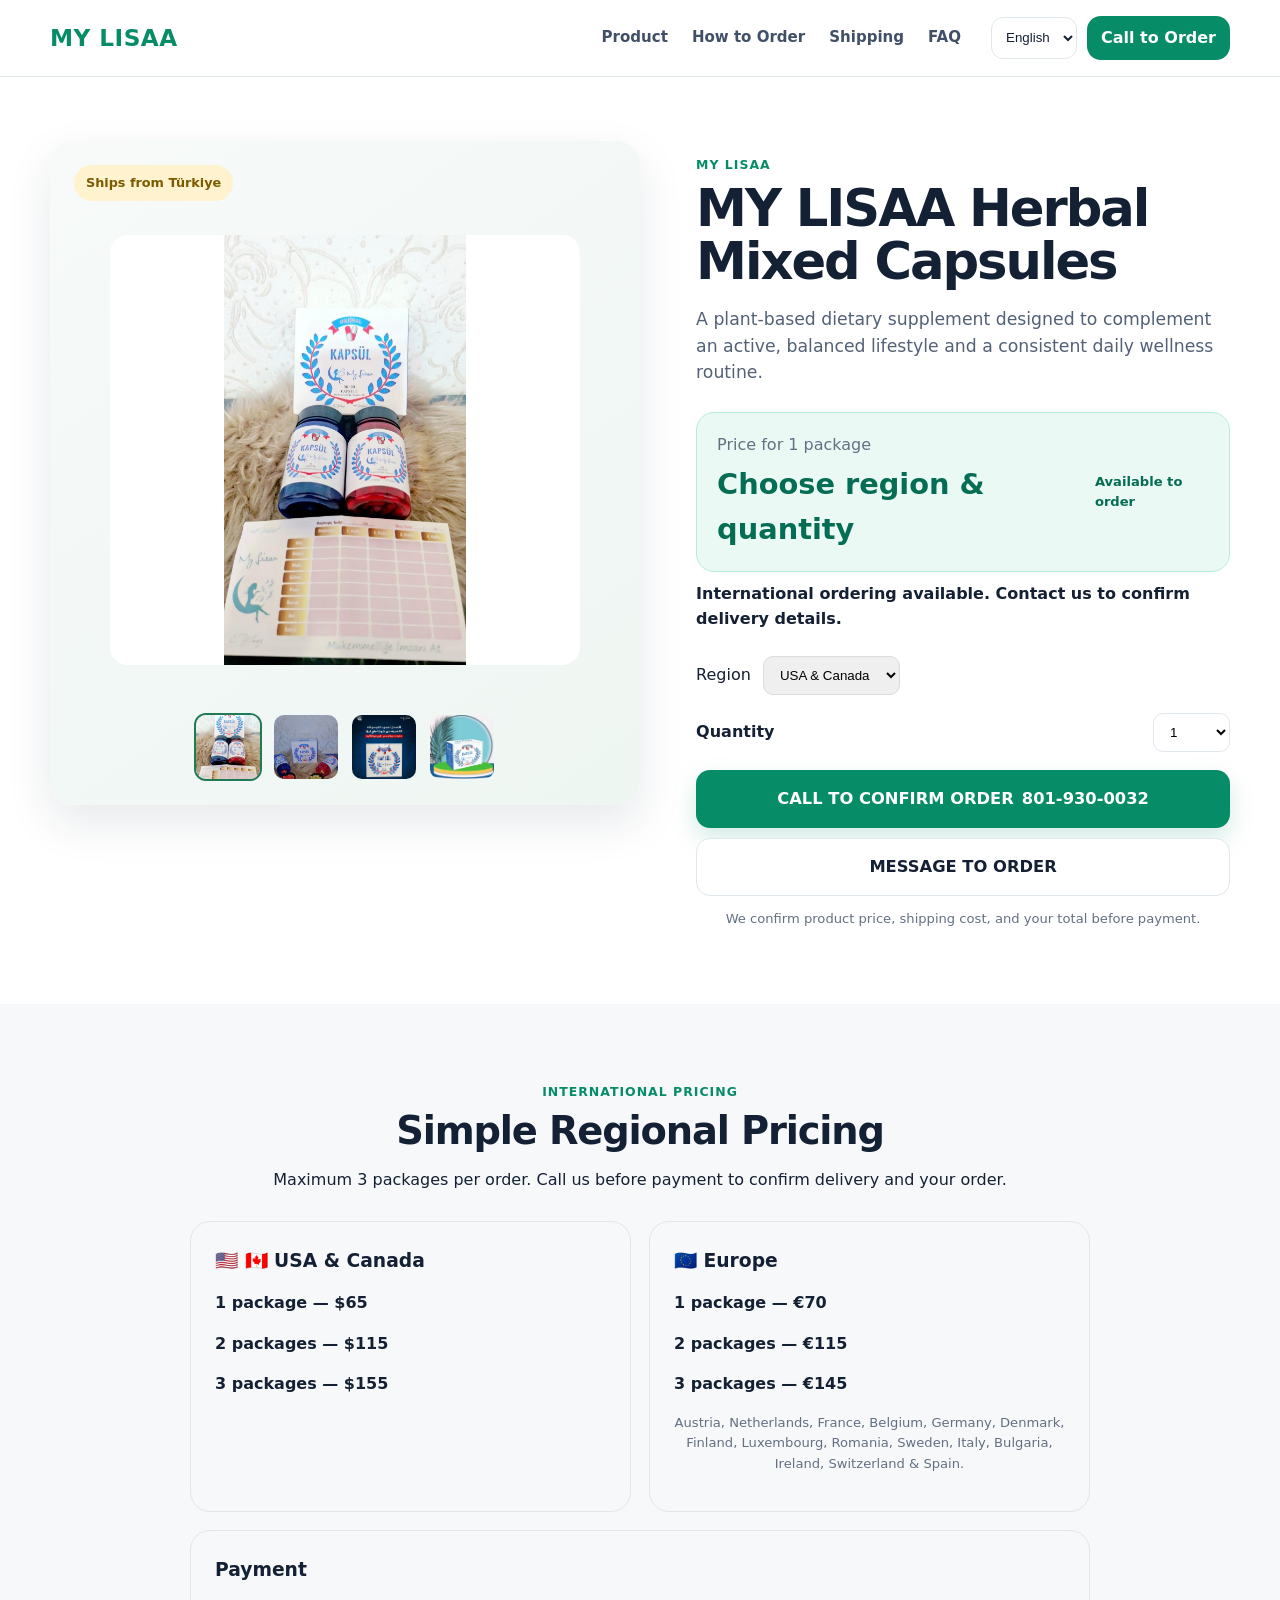
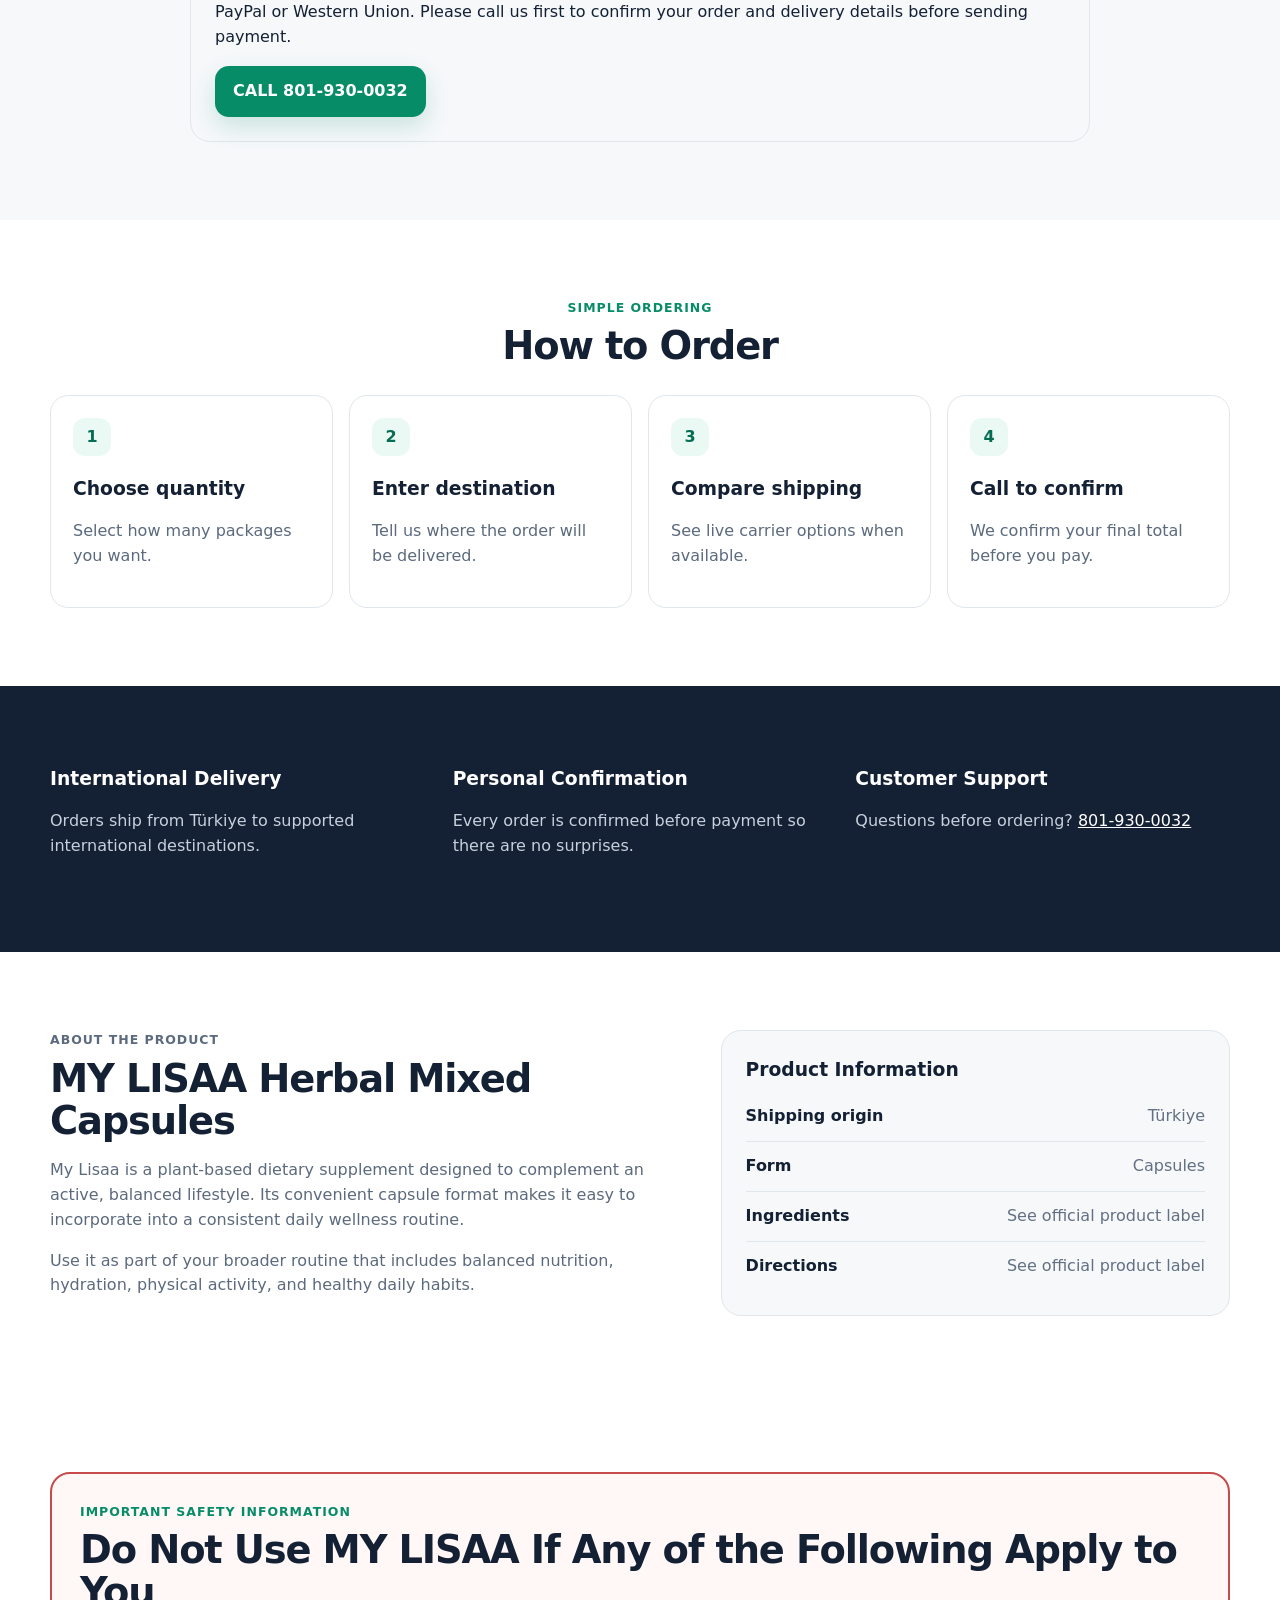
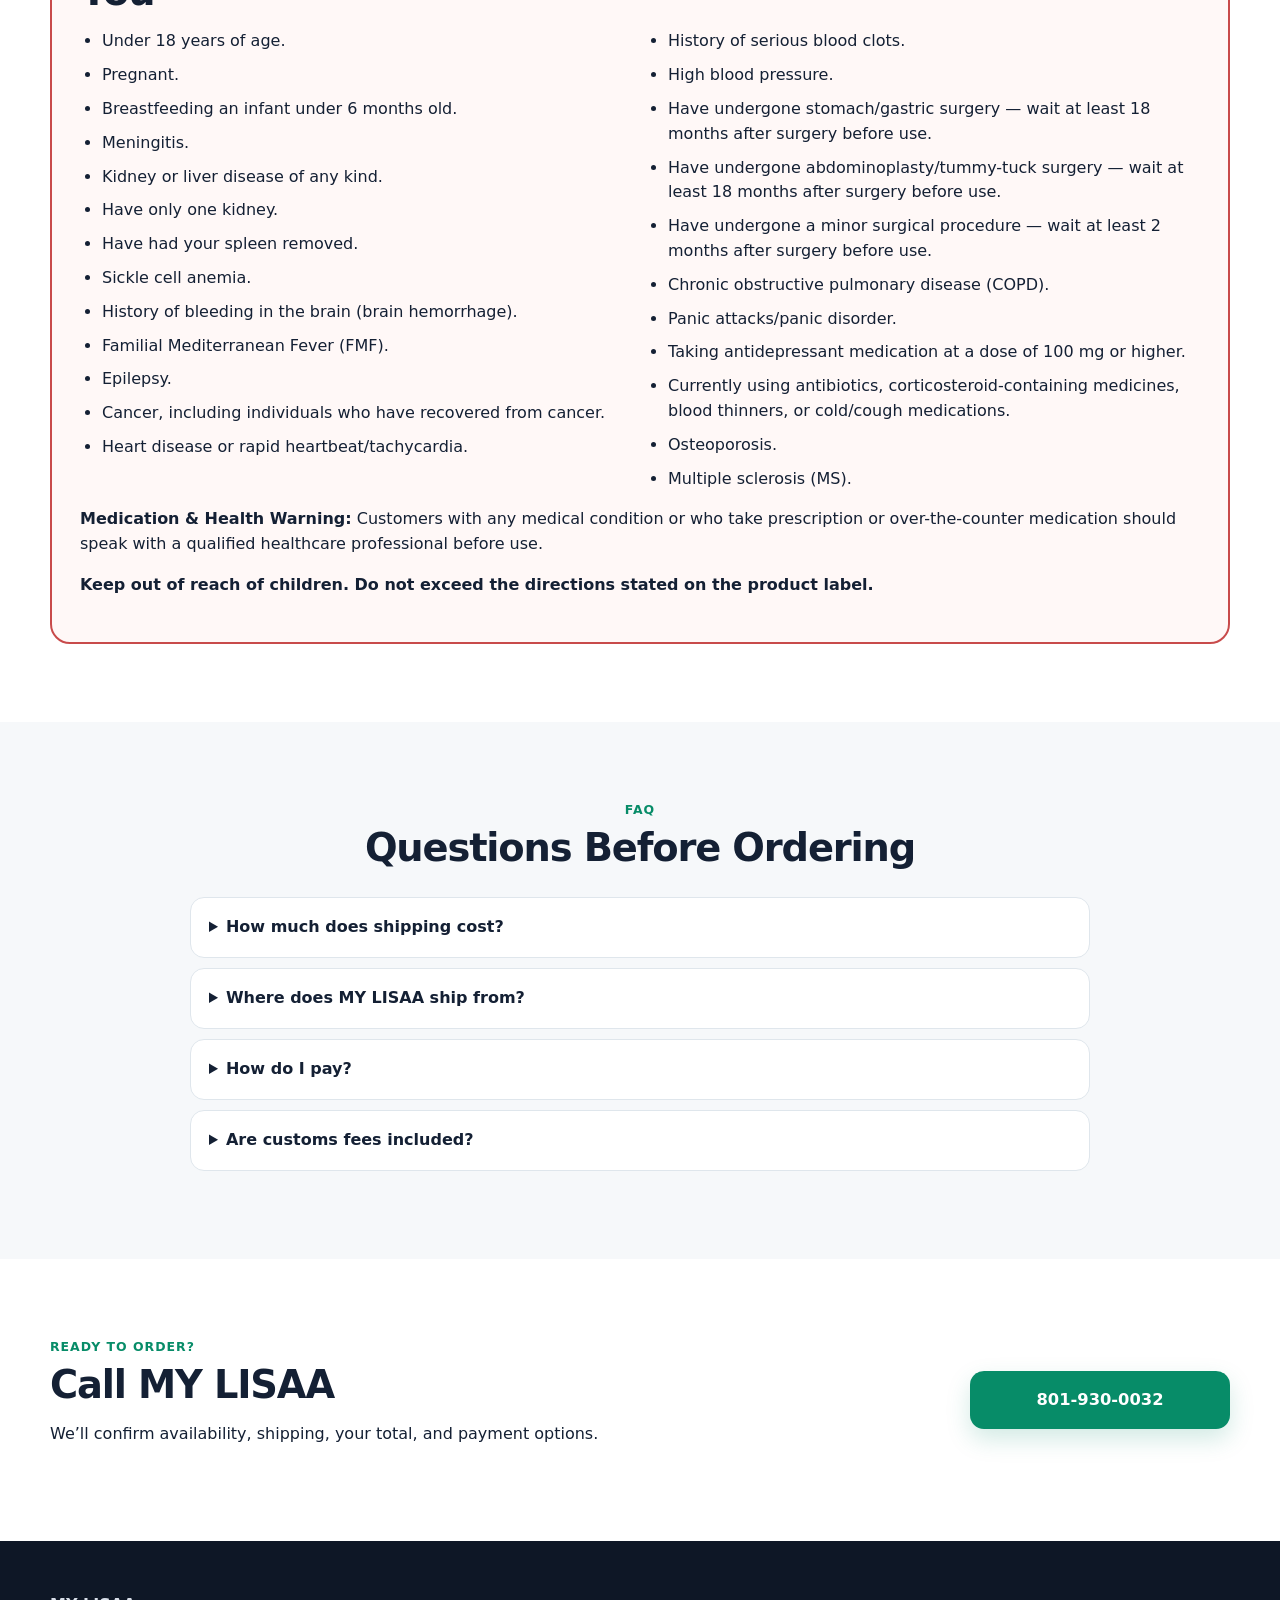
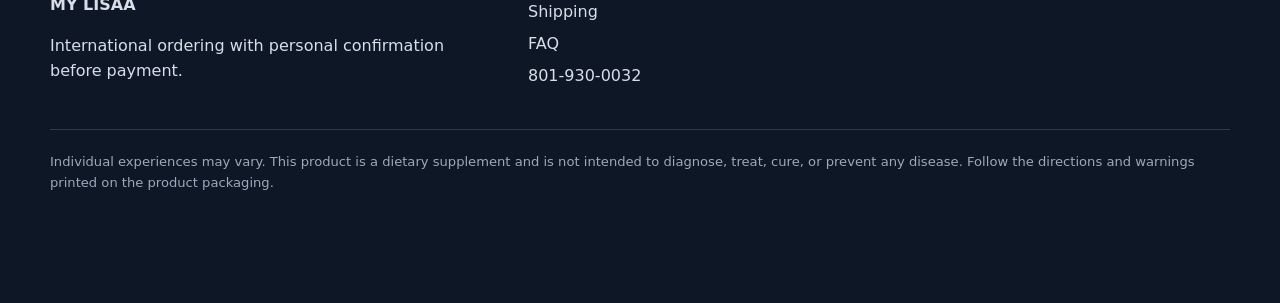
<file: index.html>
<!doctype html>
<html lang="en" dir="ltr">
<head>
  <meta charset="utf-8" />
  <meta name="viewport" content="width=device-width, initial-scale=1" />
  <title>MY LISAA Herbal Mixed Capsules | International Ordering</title>
  <meta name="description" content="Order MY LISAA Herbal Mixed Capsules with international delivery from Türkiye. Check live shipping rates, then call to confirm your order." />
  <meta property="og:title" content="MY LISAA Herbal Mixed Capsules" />
  <meta property="og:description" content="International ordering from Türkiye. Check shipping, choose a carrier, then call to confirm." />
  <meta property="og:type" content="product" />
  <meta property="og:image" content="product-main.jpeg" />
  <link rel="stylesheet" href="style.css" />
</head>
<body>
  <header class="site-header">
    <div class="wrap header-inner">
      <a class="brand" href="#top" aria-label="MY LISAA home">MY LISAA</a>
      <nav class="nav" aria-label="Primary navigation">
        <a href="#product" data-i18n="navProduct">Product</a>
        <a href="#how" data-i18n="navHow">How to Order</a>
        <a href="#shipping" data-i18n="navShipping">Shipping</a>
        <a href="#faq" data-i18n="navFaq">FAQ</a>
      </nav>
      <div class="header-actions">
        <select id="languageSelect" class="language" aria-label="Language">
          <option value="en">English</option>
          <option value="ar">العربية</option>
          <option value="tr">Türkçe</option>
        </select>
        <a class="button button-small" href="tel:18019300032" data-i18n="callShort">Call to Order</a>
      </div>
    </div>
  </header>

  <main id="top">
    <section class="hero wrap" id="product">
      <div class="gallery-card">
        <span class="badge" data-i18n="shipsFrom">Ships from Türkiye</span>
        <div class="image-stage">
          <img id="productImage" src="product-main.jpeg" alt="MY LISAA product package" />
        </div>
        <div class="thumb-row">
          <img class="thumb active" src="product-main.jpeg" alt="MY LISAA product box" />
          <img class="thumb" src="product-2.jpeg" alt="MY LISAA product packaging" />
          <img class="thumb" src="product-3.jpeg" alt="MY LISAA capsules package" />
          <img class="thumb" src="product-4.jpeg" alt="MY LISAA product presentation" />
        </div>
      </div>

      <div class="buy-panel">
        <p class="eyebrow">MY LISAA</p>
        <h1 data-i18n="productTitle">MY LISAA Herbal Mixed Capsules</h1>
        <p class="lead" data-i18n="lead">A plant-based dietary supplement designed to complement an active, balanced lifestyle and a consistent daily wellness routine.</p>

        <div class="price-card">
          <div>
            <span class="muted" data-i18n="onePackage">Price for 1 package</span>
            <strong id="productPrice">Choose region & quantity</strong>
          </div>
          <span class="stock" data-i18n="inStock">Available to order</span>
        </div>
        <p class="shipping-extra" data-i18n="shippingExtra">International ordering available. Contact us to confirm delivery details.</p>
        <div class="region-row"><label for="region">Region</label><select id="region"><option value="usca">USA & Canada</option><option value="eu">Europe</option></select></div>

        <div class="quantity-row">
          <label for="quantity" data-i18n="quantity">Quantity</label>
          <select id="quantity">
            <option value="1">1</option><option value="2">2</option><option value="3">3</option>
          </select>
        </div>

        <a class="button button-primary button-large" href="tel:18019300032">
          <span data-i18n="callConfirm">CALL TO CONFIRM ORDER</span>
          <b>801-930-0032</b>
        </a>
        <a id="messageButton" class="button button-secondary button-large" href="#contact" data-i18n="messageOrder">MESSAGE TO ORDER</a>
        <p class="micro" data-i18n="confirmText">We confirm product price, shipping cost, and your total before payment.</p>
      </div>
    </section>

    <section class="section section-soft" id="shipping">
      <div class="wrap narrow">
        <div class="section-heading center"><p class="eyebrow">INTERNATIONAL PRICING</p><h2>Simple Regional Pricing</h2><p>Maximum 3 packages per order. Call us before payment to confirm delivery and your order.</p></div>
        <div class="pricing-grid">
          <article class="info-card"><h3>🇺🇸 🇨🇦 USA & Canada</h3><p><b>1 package — $65</b></p><p><b>2 packages — $115</b></p><p><b>3 packages — $155</b></p></article>
          <article class="info-card"><h3>🇪🇺 Europe</h3><p><b>1 package — €70</b></p><p><b>2 packages — €115</b></p><p><b>3 packages — €145</b></p><p class="micro">Austria, Netherlands, France, Belgium, Germany, Denmark, Finland, Luxembourg, Romania, Sweden, Italy, Bulgaria, Ireland, Switzerland & Spain.</p></article>
        </div>
        <div class="info-card payment-card"><h3>Payment</h3><p>PayPal or Western Union. Please call us first to confirm your order and delivery details before sending payment.</p><a class="button button-primary" href="tel:18019300032">CALL 801-930-0032</a></div>
      </div>
    </section>

    <section class="section wrap" id="how">
      <div class="section-heading center"><p class="eyebrow" data-i18n="simpleOrder">SIMPLE ORDERING</p><h2 data-i18n="howTitle">How to Order</h2></div>
      <div class="steps">
        <article><span>1</span><h3 data-i18n="step1t">Choose quantity</h3><p data-i18n="step1p">Select how many packages you want.</p></article>
        <article><span>2</span><h3 data-i18n="step2t">Enter destination</h3><p data-i18n="step2p">Tell us where the order will be delivered.</p></article>
        <article><span>3</span><h3 data-i18n="step3t">Compare shipping</h3><p data-i18n="step3p">See live carrier options when available.</p></article>
        <article><span>4</span><h3 data-i18n="step4t">Call to confirm</h3><p data-i18n="step4p">We confirm your final total before you pay.</p></article>
      </div>
    </section>

    <section class="section section-dark">
      <div class="wrap trust-grid">
        <article><h3 data-i18n="intlTitle">International Delivery</h3><p data-i18n="intlText">Orders ship from Türkiye to supported international destinations.</p></article>
        <article><h3 data-i18n="personalTitle">Personal Confirmation</h3><p data-i18n="personalText">Every order is confirmed before payment so there are no surprises.</p></article>
        <article><h3 data-i18n="supportTitle">Customer Support</h3><p><span data-i18n="supportText">Questions before ordering?</span> <a href="tel:18019300032">801-930-0032</a></p></article>
      </div>
    </section>

    <section class="section wrap content-grid">
      <div>
        <p class="eyebrow" data-i18n="about">ABOUT THE PRODUCT</p>
        <h2 data-i18n="productTitle">MY LISAA Herbal Mixed Capsules</h2>
        <p data-i18n="desc1">My Lisaa is a plant-based dietary supplement designed to complement an active, balanced lifestyle. Its convenient capsule format makes it easy to incorporate into a consistent daily wellness routine.</p>
        <p data-i18n="desc2">Use it as part of your broader routine that includes balanced nutrition, hydration, physical activity, and healthy daily habits.</p>
      </div>
      <div class="info-card">
        <h3 data-i18n="productInfo">Product Information</h3>
        <dl>
          <div><dt data-i18n="origin">Shipping origin</dt><dd>Türkiye</dd></div>
          <div><dt data-i18n="form">Form</dt><dd data-i18n="capsules">Capsules</dd></div>
          <div><dt data-i18n="ingredients">Ingredients</dt><dd data-i18n="labelCheck">See official product label</dd></div>
          <div><dt data-i18n="directions">Directions</dt><dd data-i18n="labelCheck">See official product label</dd></div>
        </dl>
      </div>
    </section>

    <section class="section wrap" id="safety">
      <div class="safety-card">
        <p class="eyebrow">IMPORTANT SAFETY INFORMATION</p>
        <h2>Do Not Use MY LISAA If Any of the Following Apply to You</h2>
        <ul class="safety-list">
          <li>Under 18 years of age.</li><li>Pregnant.</li><li>Breastfeeding an infant under 6 months old.</li><li>Meningitis.</li><li>Kidney or liver disease of any kind.</li><li>Have only one kidney.</li><li>Have had your spleen removed.</li><li>Sickle cell anemia.</li><li>History of bleeding in the brain (brain hemorrhage).</li><li>Familial Mediterranean Fever (FMF).</li><li>Epilepsy.</li><li>Cancer, including individuals who have recovered from cancer.</li><li>Heart disease or rapid heartbeat/tachycardia.</li><li>History of serious blood clots.</li><li>High blood pressure.</li><li>Have undergone stomach/gastric surgery — wait at least 18 months after surgery before use.</li><li>Have undergone abdominoplasty/tummy-tuck surgery — wait at least 18 months after surgery before use.</li><li>Have undergone a minor surgical procedure — wait at least 2 months after surgery before use.</li><li>Chronic obstructive pulmonary disease (COPD).</li><li>Panic attacks/panic disorder.</li><li>Taking antidepressant medication at a dose of 100 mg or higher.</li><li>Currently using antibiotics, corticosteroid-containing medicines, blood thinners, or cold/cough medications.</li><li>Osteoporosis.</li><li>Multiple sclerosis (MS).</li>
        </ul>
        <p><strong>Medication & Health Warning:</strong> Customers with any medical condition or who take prescription or over-the-counter medication should speak with a qualified healthcare professional before use.</p>
        <p><strong>Keep out of reach of children. Do not exceed the directions stated on the product label.</strong></p>
      </div>
    </section>

    <section class="section section-soft" id="faq">
      <div class="wrap narrow">
        <div class="section-heading center"><p class="eyebrow">FAQ</p><h2 data-i18n="faqTitle">Questions Before Ordering</h2></div>
        <details><summary data-i18n="faq1q">How much does shipping cost?</summary><p data-i18n="faq1a">Shipping depends on destination, quantity, package weight, dimensions, and carrier. Use the calculator for available live rates.</p></details>
        <details><summary data-i18n="faq2q">Where does MY LISAA ship from?</summary><p data-i18n="faq2a">Orders are shipped from Türkiye.</p></details>
        <details><summary data-i18n="faq3q">How do I pay?</summary><p data-i18n="faq3a">After we confirm your order and shipping total, we provide the payment options available for your order.</p></details>
        <details><summary data-i18n="faq4q">Are customs fees included?</summary><p data-i18n="faq4a">Import duties, taxes, or customs charges may be collected separately by the destination country unless specifically stated otherwise.</p></details>
      </div>
    </section>

    <section class="section wrap contact" id="contact">
      <div><p class="eyebrow" data-i18n="ready">READY TO ORDER?</p><h2 data-i18n="callUs">Call MY LISAA</h2><p data-i18n="contactText">We’ll confirm availability, shipping, your total, and payment options.</p></div>
      <a class="button button-primary button-large" href="tel:18019300032">801-930-0032</a>
    </section>
  </main>

  <footer class="footer">
    <div class="wrap footer-grid">
      <div><strong>MY LISAA</strong><p data-i18n="footerText">International ordering with personal confirmation before payment.</p></div>
      <div><a href="#shipping" data-i18n="navShipping">Shipping</a><a href="#faq">FAQ</a><a href="tel:18019300032">801-930-0032</a></div>
    </div>
    <div class="wrap disclaimer" data-i18n="disclaimer">Individual experiences may vary. This product is a dietary supplement and is not intended to diagnose, treat, cure, or prevent any disease. Follow the directions and warnings printed on the product packaging.</div>
  </footer>

  <div class="mobile-cta"><a href="tel:18019300032" data-i18n="callShort">Call to Order</a><a href="#contact" data-i18n="messageUs">Message Us</a></div>
  <script src="script.js"></script>
</body>
</html>
</file>
<file: style.css>
:root{--green:#078c68;--green-dark:#056d53;--green-soft:#eaf9f3;--ink:#142034;--muted:#637083;--line:#dfe6ec;--soft:#f6f8fa;--white:#fff;--radius:22px;--shadow:0 18px 45px rgba(22,36,55,.10)}*{box-sizing:border-box}html{scroll-behavior:smooth}body{margin:0;font-family:Inter,ui-sans-serif,system-ui,-apple-system,BlinkMacSystemFont,"Segoe UI",sans-serif;color:var(--ink);background:var(--white);line-height:1.55}.wrap{width:min(1180px,calc(100% - 36px));margin:auto}.narrow{width:min(900px,100%)}a{color:inherit}.site-header{position:sticky;top:0;z-index:30;background:rgba(255,255,255,.94);backdrop-filter:blur(12px);border-bottom:1px solid var(--line)}.header-inner{height:76px;display:flex;align-items:center;gap:30px}.brand{font-weight:900;font-size:1.45rem;color:var(--green);text-decoration:none;letter-spacing:.02em}.nav{display:flex;gap:24px;margin-left:auto}.nav a{text-decoration:none;color:#405067;font-weight:650;font-size:.94rem}.header-actions{display:flex;align-items:center;gap:10px}.language{height:42px;border:1px solid var(--line);border-radius:12px;background:white;padding:0 10px;color:var(--ink)}.button{display:inline-flex;align-items:center;justify-content:center;border:0;border-radius:14px;text-decoration:none;font-weight:800;cursor:pointer;transition:.18s ease;padding:13px 18px}.button:hover{transform:translateY(-1px)}.button-primary{background:var(--green);color:white;box-shadow:0 10px 24px rgba(7,140,104,.18)}.button-primary:hover{background:var(--green-dark)}.button-secondary{background:white;border:1px solid var(--line);color:var(--ink)}.button-small{background:var(--green);color:#fff;padding:10px 14px}.button-large{min-height:58px;width:100%;gap:8px;font-size:1.02rem}.hero{padding:64px 0 48px;display:grid;grid-template-columns:1.05fr .95fr;gap:56px;align-items:start}.gallery-card,.buy-panel{border-radius:var(--radius)}.gallery-card{background:linear-gradient(145deg,#f7faf9,#eef6f2);padding:24px;box-shadow:var(--shadow);position:relative}.badge{display:inline-block;background:#fff3cf;color:#7c5b00;border-radius:999px;padding:8px 12px;font-weight:800;font-size:.8rem}.image-stage{min-height:460px;display:grid;place-items:center;padding:34px}.image-stage img{width:min(100%,470px);max-height:430px;object-fit:contain;border-radius:18px;background:white}.image-note{text-align:center;color:var(--muted);font-size:.82rem;margin:4px 0 0}.buy-panel{padding:14px 0}.eyebrow{font-weight:900;color:var(--green);letter-spacing:.08em;font-size:.78rem;margin:0 0 8px}h1{font-size:clamp(2rem,4vw,3.25rem);line-height:1.03;margin:0 0 18px;letter-spacing:-.04em}h2{font-size:clamp(1.8rem,3vw,2.5rem);line-height:1.1;margin:0 0 16px;letter-spacing:-.03em}h3{margin:0 0 8px}.lead{font-size:1.08rem;color:#526176;margin-bottom:26px}.price-card{display:flex;justify-content:space-between;align-items:center;gap:20px;padding:20px;border:1px solid #b9ecd8;border-radius:18px;background:var(--green-soft)}.price-card strong{display:block;font-size:1.8rem;color:var(--green-dark);margin-top:4px}.muted,.micro{color:var(--muted)}.stock{font-size:.82rem;font-weight:850;color:var(--green-dark)}.shipping-extra{font-weight:750;margin:10px 0 24px}.quantity-row{display:flex;justify-content:space-between;align-items:center;margin:18px 0}.quantity-row label{font-weight:800}.quantity-row select{padding:10px 35px 10px 12px;border-radius:10px;border:1px solid var(--line);background:white}.buy-panel .button+.button{margin-top:10px}.micro{font-size:.82rem;text-align:center}.section{padding:78px 0}.section-soft{background:var(--soft)}.section-dark{background:var(--ink);color:white}.section-heading{margin-bottom:28px}.section-heading.center{text-align:center}.shipping-form{display:grid;grid-template-columns:1fr 1fr;gap:16px;background:white;padding:22px;border:1px solid var(--line);border-radius:20px;box-shadow:0 12px 32px rgba(22,36,55,.06)}.field{display:flex;flex-direction:column;gap:7px}.field-wide{grid-column:1/-1}.field-action{justify-content:end}.field label{font-weight:800;font-size:.9rem}.field input,.field select{height:48px;border:1px solid #cfd8e1;border-radius:12px;padding:0 13px;background:white;font:inherit}.field-action .button{height:48px}.status{margin-top:18px;padding:14px 16px;border-radius:14px;background:#fff7df;border:1px solid #f0d68d}.status.error{background:#fff0f0;border-color:#efb2b2;color:#8e1b1b}.rate-list{display:grid;gap:12px;margin-top:18px}.rate-card{background:white;border:1px solid var(--line);border-radius:16px;padding:16px;display:flex;align-items:center;gap:16px;cursor:pointer}.rate-card:hover,.rate-card.selected{border-color:var(--green);box-shadow:0 8px 22px rgba(7,140,104,.10)}.rate-card input{accent-color:var(--green)}.rate-main{flex:1}.rate-main strong{display:block}.rate-meta{font-size:.85rem;color:var(--muted)}.rate-price{font-weight:900;font-size:1.15rem}.order-summary{margin-top:22px;background:white;border:1px solid var(--line);border-radius:20px;padding:22px}.summary-row{display:flex;justify-content:space-between;padding:10px 0;border-bottom:1px solid var(--line)}.summary-total{font-size:1.2rem;font-weight:900;border-bottom:0}.steps{display:grid;grid-template-columns:repeat(4,1fr);gap:16px}.steps article{border:1px solid var(--line);border-radius:18px;padding:22px}.steps article>span{width:38px;height:38px;border-radius:12px;display:grid;place-items:center;background:var(--green-soft);color:var(--green-dark);font-weight:900;margin-bottom:18px}.steps p,.trust-grid p,.content-grid p{color:#5c6a7e}.trust-grid{display:grid;grid-template-columns:repeat(3,1fr);gap:28px}.trust-grid p{color:#c7d0dc}.trust-grid a{color:#fff}.content-grid{display:grid;grid-template-columns:1.1fr .9fr;gap:48px;align-items:start}.info-card{background:var(--soft);border:1px solid var(--line);border-radius:20px;padding:24px}.info-card dl{margin:0}.info-card dl>div{display:flex;justify-content:space-between;gap:24px;padding:12px 0;border-bottom:1px solid var(--line)}.info-card dl>div:last-child{border-bottom:0}.info-card dt{font-weight:800}.info-card dd{text-align:right;color:var(--muted)}details{background:white;border:1px solid var(--line);border-radius:14px;padding:17px 18px;margin:10px 0}summary{cursor:pointer;font-weight:850}details p{color:var(--muted);margin-bottom:2px}.contact{display:flex;align-items:center;justify-content:space-between;gap:30px}.contact .button{width:auto;min-width:260px}.footer{background:#0e1726;color:#d7dee8;padding:52px 0 110px}.footer-grid{display:grid;grid-template-columns:1.2fr .8fr 1fr;gap:30px}.footer-grid a,.footer-grid span{display:block;margin:7px 0;color:#d7dee8;text-decoration:none}.disclaimer{border-top:1px solid #2e3949;margin-top:30px;padding-top:22px;color:#9da9b8;font-size:.82rem}.mobile-cta{display:none}html[dir="rtl"] body{text-align:right}html[dir="rtl"] .nav{margin-left:0;margin-right:auto}html[dir="rtl"] .info-card dd{text-align:left}@media(max-width:900px){.nav{display:none}.hero{grid-template-columns:1fr;gap:28px;padding-top:34px}.image-stage{min-height:330px}.steps{grid-template-columns:1fr 1fr}.trust-grid,.content-grid{grid-template-columns:1fr}.contact{align-items:flex-start;flex-direction:column}.contact .button{width:100%}.footer-grid{grid-template-columns:1fr}.header-actions .button-small{display:none}}@media(max-width:640px){.wrap{width:min(100% - 24px,1180px)}.header-inner{height:66px}.brand{font-size:1.2rem}.hero{padding:22px 0 34px}.gallery-card{padding:14px}.image-stage{min-height:270px;padding:18px}.buy-panel{padding-top:0}.price-card{align-items:flex-start;flex-direction:column}.shipping-form{grid-template-columns:1fr;padding:16px}.field-wide{grid-column:auto}.steps{grid-template-columns:1fr}.section{padding:54px 0}.mobile-cta{position:fixed;z-index:50;left:0;right:0;bottom:0;display:grid;grid-template-columns:1fr 1fr;background:white;border-top:1px solid var(--line);padding:10px 12px calc(10px + env(safe-area-inset-bottom));gap:8px}.mobile-cta a{background:var(--green);color:white;padding:13px 8px;border-radius:12px;text-align:center;text-decoration:none;font-weight:850}.mobile-cta a:last-child{background:var(--ink)}.footer{padding-bottom:130px}}
.thumb-row{display:flex;gap:10px;justify-content:center;margin-top:14px;flex-wrap:wrap}.thumb{width:68px;height:68px;object-fit:cover;border-radius:12px;border:2px solid transparent;cursor:pointer}.thumb.active{border-color:#1f7a55}.region-row{display:flex;align-items:center;gap:12px;margin:14px 0}.region-row select{padding:10px 12px;border:1px solid #d7ded9;border-radius:10px}.pricing-grid{display:grid;grid-template-columns:1fr 1fr;gap:18px}.payment-card{margin-top:18px}.safety-card{border:2px solid #c84b4b;background:#fff8f7;border-radius:20px;padding:28px}.safety-list{columns:2;column-gap:34px;padding-left:22px}.safety-list li{margin-bottom:9px;break-inside:avoid}@media(max-width:700px){.pricing-grid{grid-template-columns:1fr}.safety-list{columns:1}}
</file>
